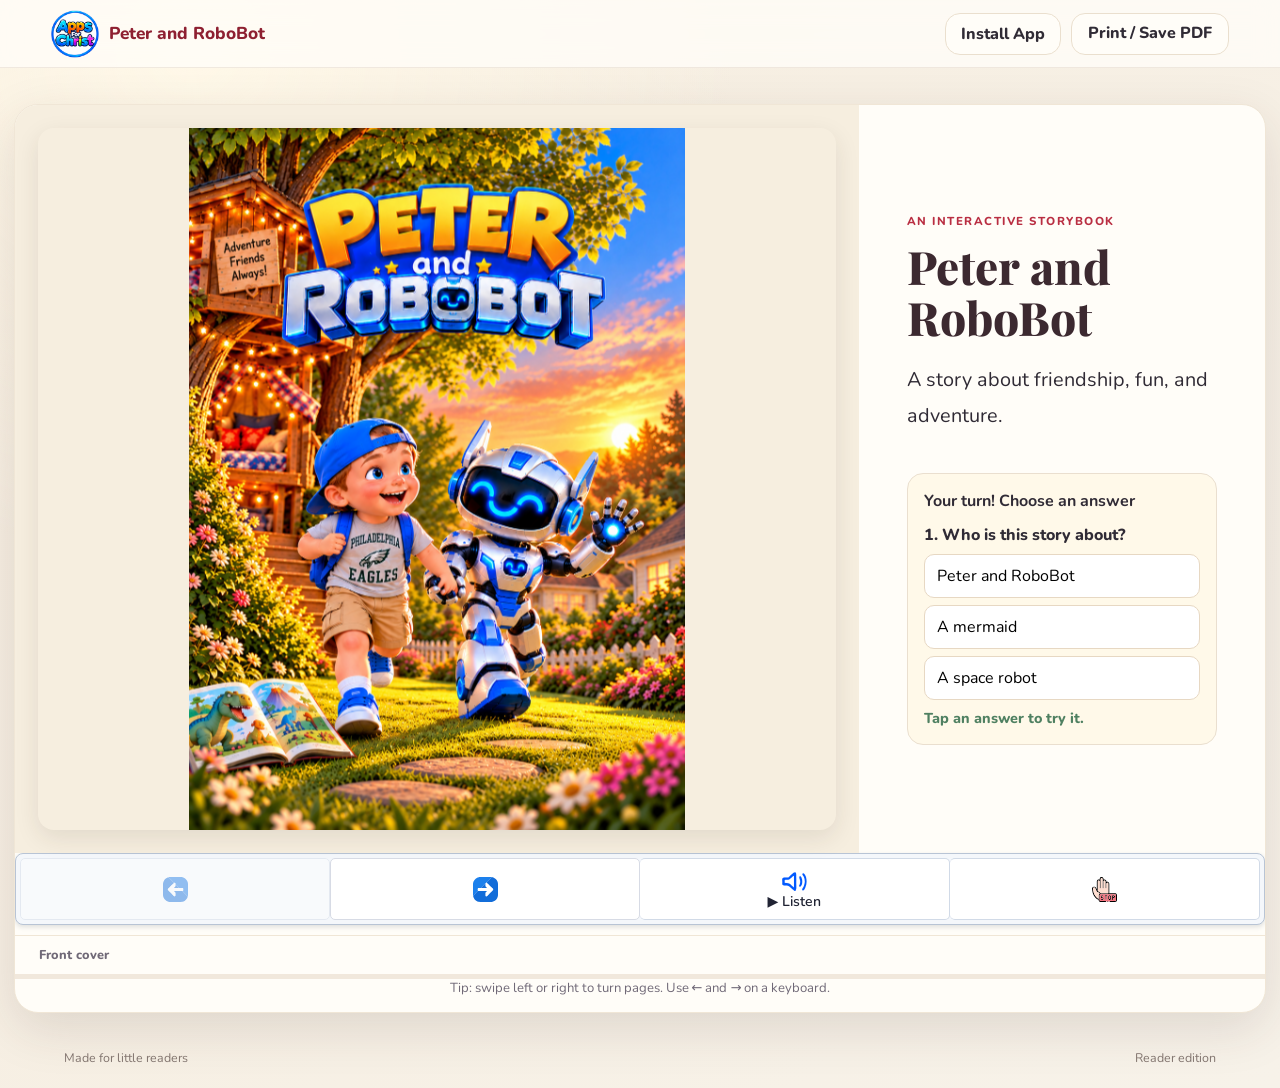
<file: index.html>
<!doctype html>
<html lang="en">
<head>
  <meta charset="utf-8">
  <meta name="viewport" content="width=device-width, initial-scale=1, viewport-fit=cover">
  <meta name="theme-color" content="#b92e42">
  <meta name="description" content="An interactive illustrated children's storybook.">
  <title>Storybook Reader</title>
  <link rel="icon" href="./favicon.ico" type="image/x-icon">
  <link rel="manifest" href="manifest.json">
  <link rel="stylesheet" href="styles.css">
</head>
<body>
  <div class="app-shell" id="appShell">
    <header class="topbar">
      <a class="brand" href="#" id="homeLink" aria-label="Return to cover">
        <img class="brand-mark" src="./images/apps-for-christ.png" alt="Apps for Christ logo"><span id="brandTitle">Apps For Christ</span>
      </a>
      <button id="readerMenuToggle" class="menu-toggle" type="button"
        aria-expanded="false" aria-controls="readerMenu" aria-label="Open reader menu">
        <span class="menu-icon" aria-hidden="true">☰</span><span class="menu-label">Menu</span>
      </button>
      <div class="top-actions" id="readerMenu">
        <button id="installAppBtn" class="install-app-btn" type="button">Install App</button>
        <button id="printBookBtn" class="quiet-btn" type="button">Print / Save PDF</button>
      </div>
    </header>
    <main class="book-wrap" id="reader">
      <section class="book" aria-label="Storybook reader">
        <div class="page-layout" id="pageLayout">
          <div class="illustration-frame"><img id="pageImage" alt="Story illustration" hidden></div>
          <article class="page-copy">
            <p class="eyebrow" id="pageEyebrow">An interactive storybook</p>
            <h1 id="pageHeading">Storybook</h1>
            <div id="storyText" class="story-text" aria-live="polite"></div>
            <button id="activityToggle" class="activity-toggle" type="button" aria-expanded="false" aria-controls="activity" hidden>Show activity questions <span aria-hidden="true">▾</span></button>
            <div id="activity" class="activity hidden"></div>
          </article>
        </div>
        <div class="reader-controls icon-bar" role="group" aria-label="Story navigation and narration">
          <button id="prevBtn" class="icon-control" type="button" aria-label="Previous page" title="Previous page" disabled><img class="toolbar-icon toolbar-icon-image" src="./images/left-arrow.svg" alt=""></button>
          <button id="nextBtn" class="icon-control primary-icon" type="button" aria-label="Start reading" title="Start reading"><img class="toolbar-icon toolbar-icon-image" src="./images/right-arrow.svg" alt=""></button>
          <button id="listenBtn" class="icon-control listen-icon" type="button" aria-label="Listen" title="Listen"><img class="toolbar-icon toolbar-icon-image" src="./images/listen.svg" alt=""><span class="toolbar-label listen-button-label">Listen</span></button>
          <button id="stopBtn" class="icon-control" type="button" aria-label="Stop narration" title="Stop narration"><img class="toolbar-icon toolbar-icon-image" src="./images/stop.svg" alt=""></button>
        </div>
        <div class="book-topline"><span id="storySubtitle">An interactive storybook</span><span id="pageCount">Cover</span></div>
        <div class="progress-track" aria-label="Reading progress"><span id="progressBar"></span></div>
        <p class="hint" id="readerHint">Tip: swipe left or right to turn pages. Use ← and → on a keyboard.</p>
      </section>
    </main>
    <section id="printBook" class="print-book" aria-label="Printable complete book"></section>
    <footer class="site-footer"><span>Made for little readers</span><span>Reader edition</span></footer>
  </div>
  <script src="reader.js"></script>
  <script>
    if ("serviceWorker" in navigator && (location.protocol === "https:" || location.hostname === "localhost" || location.hostname === "127.0.0.1")) {
      window.addEventListener("load", () => navigator.serviceWorker.register("./service-worker.js").catch(console.error));
    }
  </script>

  <dialog id="installHelpDialog" class="install-help-dialog" aria-labelledby="installHelpTitle">
    <div class="install-help-content">
      <button id="closeInstallHelp" class="install-help-close" type="button" aria-label="Close installation help">×</button>
      <h2 id="installHelpTitle">Install Apps For Christ</h2>
      <p id="installHelpIntro">Add this Reader to your device for quick access.</p>
      <div id="installHelpInstructions"></div>
      <button id="dismissInstallHelp" class="install-help-primary" type="button">Got it</button>
    </div>
  </dialog>
<!-- Code injected by live-server -->
<script>
	// <![CDATA[  <-- For SVG support
	if ('WebSocket' in window) {
		(function () {
			function refreshCSS() {
				var sheets = [].slice.call(document.getElementsByTagName("link"));
				var head = document.getElementsByTagName("head")[0];
				for (var i = 0; i < sheets.length; ++i) {
					var elem = sheets[i];
					var parent = elem.parentElement || head;
					parent.removeChild(elem);
					var rel = elem.rel;
					if (elem.href && typeof rel != "string" || rel.length == 0 || rel.toLowerCase() == "stylesheet") {
						var url = elem.href.replace(/(&|\?)_cacheOverride=\d+/, '');
						elem.href = url + (url.indexOf('?') >= 0 ? '&' : '?') + '_cacheOverride=' + (new Date().valueOf());
					}
					parent.appendChild(elem);
				}
			}
			var protocol = window.location.protocol === 'http:' ? 'ws://' : 'wss://';
			var address = protocol + window.location.host + window.location.pathname + '/ws';
			var socket = new WebSocket(address);
			socket.onmessage = function (msg) {
				if (msg.data == 'reload') window.location.reload();
				else if (msg.data == 'refreshcss') refreshCSS();
			};
			if (sessionStorage && !sessionStorage.getItem('IsThisFirstTime_Log_From_LiveServer')) {
				console.log('Live reload enabled.');
				sessionStorage.setItem('IsThisFirstTime_Log_From_LiveServer', true);
			}
		})();
	}
	else {
		console.error('Upgrade your browser. This Browser is NOT supported WebSocket for Live-Reloading.');
	}
	// ]]>
</script>
</body>
</html>
</file>
<file: styles.css>
@import url('https://fonts.googleapis.com/css2?family=Nunito:wght@400;600;700;800&family=Playfair+Display:wght@700;800&display=swap');
:root{--red:#b92e42;--red-dark:#8e2031;--cream:#fffaf0;--paper:#fffdf8;--ink:#302b35;--muted:#706977;--gold:#f4c45c;--line:#eadfce;--green:#4f8061;--shadow:0 16px 50px rgba(65,42,35,.13)}
*{box-sizing:border-box}
html{background:#f7efe2;scroll-behavior:smooth}
body{margin:0;color:var(--ink);font-family:Nunito,system-ui,-apple-system,sans-serif;background:radial-gradient(ellipse at 15% 5%,#fff8e8 0,transparent 35%),linear-gradient(135deg,#f6eddf,#f7f2e9);min-height:100vh}
button,input,textarea{font:inherit}
button{cursor:pointer}
button:focus-visible,input:focus-visible,textarea:focus-visible,a:focus-visible{outline:3px solid #4d91dd;outline-offset:3px}
.app-shell{min-height:100vh;display:flex;flex-direction:column}
.topbar{height:68px;padding:0 clamp(14px,4vw,52px);display:flex;align-items:center;justify-content:space-between;border-bottom:1px solid rgba(130,91,69,.12);background:rgba(255,253,248,.8);backdrop-filter:blur(12px)}
.brand{display:flex;align-items:center;gap:10px;color:var(--red-dark);font-weight:800;text-decoration:none;font-size:1.08rem}
.brand-mark{display:block;flex:0 0 auto;width:48px;height:48px;object-fit:contain;border-radius:50%;background:transparent}
.top-actions{display:flex;gap:10px;align-items:center}
.menu-toggle{display:none;border:1px solid var(--line);background:#fffdf8;color:var(--ink);border-radius:12px;padding:9px 12px;min-height:42px;font-weight:800;align-items:center;justify-content:center;gap:8px}
.menu-icon{font-size:1.15rem;line-height:1}
.quiet-btn{border:1px solid var(--line);background:#fffdf8;border-radius: 15px;padding:9px 15px;color:var(--ink);font-weight:800}
.quiet-btn[aria-pressed="true"]{background:#f8e1e1;border-color:#e9b9bf;color:var(--red-dark)}
.book-wrap{width:100%;padding:clamp(14px,3vw,36px) 14px 20px;flex:1;display:flex;align-items:flex-start;justify-content:center}
.book{width:min(100%,1100px);background:var(--paper);border:1px solid #f0e6d6;border-radius:24px;box-shadow:var(--shadow);overflow:hidden}
.book-topline{display:flex;justify-content:space-between;gap:12px;padding:12px clamp(18px,3vw,34px);font-size:.83rem;font-weight:800;color:var(--muted);border-top:1px solid #f0e6d6}
.page-layout{display:grid;grid-template-columns:minmax(0,1.08fr) minmax(0,.92fr);align-items:stretch;min-height:430px}
.illustration-frame{padding:clamp(12px,2.4vw,26px);display:flex;align-items:center;justify-content:center;background:#f6eedf;min-width:0}
.illustration-frame img{display:block;width:100%;max-height:550px;aspect-ratio:10/7;object-fit:contain;border-radius:16px;box-shadow:0 8px 24px rgba(50,40,25,.1);background:transparent}
.page-copy{padding:clamp(22px,4vw,48px);display:flex;flex-direction:column;justify-content:center;min-width:0}
.eyebrow{text-transform:uppercase;letter-spacing:.13em;font-size:.72rem;font-weight:800;color:var(--red);margin:0 0 12px}
h1,h2,h3{margin-top:0}
h1{font:800 clamp(1.8rem,3.6vw,3rem)/1.12 'Playfair Display',Georgia,serif;color:#3c2930;margin-bottom:18px}
.story-text{font-size:clamp(1.05rem,1.55vw,1.3rem);line-height:1.8;overflow-wrap:anywhere}
.story-text p{margin:0 0 1em}
.story-text .word{border-radius:4px;transition:background .08s}
.story-text .word.active{background:#ffe28a;box-shadow:0 0 0 2px #ffe28a}
.reader-controls{padding:18px clamp(12px,3vw,30px);display:flex;align-items:center;justify-content:space-between;gap:12px;border-top:1px solid #f0e6d6}
.center-controls{display:flex;align-items:center;gap:8px}
.control-btn,.primary,.secondary,.danger{border:0;border-radius:14px;padding:12px 17px;font-weight:800;min-height:46px;transition:transform .15s,filter .15s}
.control-btn:active,.primary:active,.secondary:active,.danger:active{transform:translateY(1px)}
.primary{background:var(--red);color:white;box-shadow:0 5px 12px rgba(185,46,66,.18)}
.primary:hover{filter:brightness(.96)}
.secondary{background:#f4eee5;color:#574c4c;border:1px solid #e9dfd3}
.listen{background:#e0f0df;color:#285c3d}
.danger{background:#f9e1df;color:#972b35;border:1px solid #efc4c3}
.progress-track{height:5px;background:#f1e8dc}.progress-track span{height:100%;display:block;width:0;background:var(--red);transition:width .2s}
.hint{text-align:center;font-size:.82rem;color:var(--muted);padding:0 12px 15px;margin:0}
.site-footer{padding:16px 24px 22px;display:flex;justify-content:space-between;gap:12px;max-width:1200px;width:100%;margin:0 auto;color:#82756f;font-size:.78rem}
.hidden{display:none!important}
.activity{margin-top:20px;padding:16px;border:1px solid #eadfcf;border-radius:16px;background:#fff9e9}
.activity h3{margin-bottom:10px;font-size:1rem}.quiz-question{font-weight:800;margin:12px 0 8px}.quiz-options{display:flex;flex-direction:column;gap:7px}
.quiz-option{text-align:left;padding:10px 12px;border-radius:10px;border:1px solid #e7d8c3;background:white}.quiz-option.correct{border-color:#75ae83;background:#e7f5e8}.quiz-option.incorrect{border-color:#dc8e8e;background:#fff0ef}.quiz-feedback{min-height:1.3em;color:var(--green);font-size:.9rem;font-weight:800;margin:8px 0 0}
.author-panel{width:min(1200px,calc(100% - 28px));margin:16px auto 30px;background:var(--paper);border:1px solid var(--line);border-radius:22px;padding:clamp(16px,3vw,30px);box-shadow:var(--shadow)}
.author-heading{display:flex;justify-content:space-between;gap:16px;align-items:center;margin-bottom:24px}.author-heading h2{font:800 clamp(1.6rem,3vw,2.4rem)/1.1 'Playfair Display',Georgia,serif;margin:0 0 8px}.muted{color:var(--muted);margin:0;font-size:.92rem}.small{font-size:.8rem}.author-grid{display:grid;grid-template-columns:270px minmax(0,1fr);gap:24px}.page-list-panel,.edit-form{border:1px solid var(--line);border-radius:16px;padding:16px;min-width:0}.panel-title{display:flex;align-items:center;justify-content:space-between;gap:8px}.panel-title h3,.edit-form h3{font-size:1.05rem;margin-bottom:12px}.small-btn{border:0;background:#f7e0e0;color:var(--red-dark);font-weight:800;border-radius:10px;padding:8px 12px}
.page-list{list-style:none;padding:0;margin:0 0 14px;display:flex;flex-direction:column;gap:6px;max-height:400px;overflow:auto}.page-list button{width:100%;text-align:left;background:#fffdf8;border:1px solid #eee4d8;border-radius:10px;padding:10px;color:var(--ink)}.page-list button.selected{background:#f9e5e3;border-color:#df9fa7;font-weight:800}.page-list small{display:block;color:var(--muted);margin-top:3px}.stacked-actions{display:flex;flex-direction:column;gap:7px}.wide{width:100%}
.edit-form{display:flex;flex-direction:column;gap:13px}.edit-form label{display:flex;flex-direction:column;gap:6px;font-size:.88rem;font-weight:800}.edit-form input,.edit-form textarea{width:100%;border:1px solid #d9cfc2;border-radius:10px;padding:11px 12px;background:white;color:var(--ink);font-weight:400}.edit-form textarea{resize:vertical;line-height:1.6}.edit-form input[type=file]{padding:8px}.form-actions{display:flex;gap:9px;align-items:center;flex-wrap:wrap}.form-actions.wrap{align-items:stretch}.import-label{border:1px solid #e9dfd3;background:#f4eee5;color:#574c4c;border-radius:12px;padding:10px 12px;font-size:.85rem;font-weight:800;display:flex;align-items:center;gap:8px;cursor:pointer}.import-label input{width:190px;border:0;padding:0;background:transparent}.edit-form hr{border:0;border-top:1px solid var(--line);width:100%;margin:8px 0}.status{min-height:1.4em;color:var(--green);font-weight:800}
@media(max-width:760px){
.topbar{height:60px;position:sticky;top:0;z-index:20}
.menu-toggle{display:inline-flex;margin-left:auto}
.top-actions{display:none;position:absolute;top:calc(100% + 8px);right:12px;z-index:30;min-width:190px;flex-direction:column;align-items:stretch;gap:8px;padding:10px;background:var(--paper);border:1px solid var(--line);border-radius:16px;box-shadow:0 14px 32px rgba(65,42,35,.18)}
.top-actions.menu-open{display:flex}
.top-actions .quiet-btn{width:100%;text-align:left;border-radius:11px;padding:12px 14px}
.page-layout{grid-template-columns:1fr;min-height:0}.page-layout{grid-template-columns:1fr;min-height:0}.illustration-frame{padding:12px 12px 0}.illustration-frame img{max-height: 35vh;aspect-ratio:10/7}.page-copy{padding:20px 22px 26px}.reader-controls{flex-wrap:wrap}.reader-controls>.control-btn{flex:1}.center-controls{order:-1;width:100%;justify-content:center}.center-controls button{flex:1}.reader-controls>.control-btn:first-child{max-width:46%}.reader-controls>.control-btn:last-child{max-width:54%}.author-grid{grid-template-columns:1fr}.page-list{max-height:220px}.author-heading{align-items:flex-start;flex-direction:column}.site-footer{flex-direction:column;text-align:center}.book{border-radius:18px}.hint{line-height:1.5}}
@media(max-width:420px){.brand span:last-child{display:none}.top-actions{gap:8px}.quiet-btn{padding:10px 12px;font-size:.85rem}.book-topline{font-size:.75rem}.reader-controls{gap:7px;padding:12px 10px}.control-btn,.primary,.secondary,.danger{padding:11px 12px;font-size:.88rem}.page-copy{padding:18px}.story-text{line-height:1.7}.import-label{flex-wrap:wrap}.import-label input{width:100%}}
@media(prefers-reduced-motion:reduce){*,*::before,*::after{scroll-behavior:auto!important;transition:none!important}}
@media print{body{background:white}.topbar,.reader-controls,.progress-track,.hint,.site-footer,.author-panel{display:none!important}.book{box-shadow:none;border:0;width:100%;break-after:page}.page-layout{grid-template-columns:1fr 1fr}.illustration-frame img{max-height:9in}.book-topline{border:0}}






/* Print/PDF: exactly one book page per printed PDF page */
.print-book { display: none; }
.print-page {
  page-break-after: always;
  break-after: page;
  height: 9.45in;
  min-height: 9.45in;
  max-height: 9.45in;
  padding: .18in;
  overflow: hidden;
  display: flex;
  flex-direction: column;
  justify-content: center;
  background: #fff;
  box-sizing: border-box;
}
.print-page:last-child { page-break-after: auto; break-after: auto; }
.print-page.cover-print { text-align: center; justify-content: center; }
.print-page h1 { font-size: 27pt; line-height: 1.12; margin: 0 0 12pt; }
.print-page h2 { font: 800 22pt/1.15 'Playfair Display', Georgia, serif; margin: 0 0 10pt; }
.print-page .print-art {
  width: 100%;
  height: 4.55in;
  max-height: 4.55in;
  object-fit: contain;
  display: block;
  margin: 0 auto 12pt;
}
.print-page .print-copy { font-size: 13pt; line-height: 1.45; margin: 0; }
.print-page .print-question {
  margin-top: 12pt;
  padding: 9pt 11pt;
  border: 1pt solid #d8cbb9;
  border-radius: 8pt;
  font-size: 11pt;
  break-inside: avoid;
}
.print-page .print-question strong { display: block; margin-bottom: 5pt; }
.print-page .print-option { margin: 3pt 0; }
.print-page .print-answer-line { margin-top: 6pt; font-size: 10pt; color: #555; }
@page { size: letter portrait; margin: .45in; }
@media print {
  html, body { background: #fff !important; margin: 0 !important; padding: 0 !important; }
  .topbar, .book-wrap, .author-panel, .site-footer { display: none !important; }
  .print-book { display: block !important; }
  .print-page {
    height: 9.95in;
    min-height: 9.95in;
    max-height: 9.95in;
    padding: .05in;
    margin: 0;
    overflow: hidden;
    page-break-after: always !important;
    break-after: page !important;
  }
  .print-page:last-child { page-break-after: auto !important; break-after: auto !important; }
  .print-page .print-art { height: 4.65in; max-height: 4.65in; }
}

/* PDF importer controls */
.inline-check{display:flex!important;flex-direction:row!important;align-items:center;gap:9px!important;font-weight:600!important}.inline-check input{width:auto!important}.pdf-progress{display:block;width:100%;height:12px;accent-color:var(--red)}.pdf-progress.hidden{display:none!important}#pdfImportBtn{align-self:flex-start}

/* Author access gate */
.author-lock-dialog{border:0;border-radius:22px;padding:0;width:min(440px,calc(100% - 28px));box-shadow:0 24px 90px rgba(40,25,20,.32);background:var(--paper);color:var(--ink)}
.author-lock-dialog::backdrop{background:rgba(35,25,28,.62);backdrop-filter:blur(3px)}
.author-lock-card{display:flex;flex-direction:column;gap:14px;padding:clamp(22px,5vw,34px)}
.author-lock-card h2{margin:0;font:800 1.8rem/1.15 'Playfair Display',Georgia,serif}
.author-lock-card label{display:flex;flex-direction:column;gap:7px;font-weight:800;font-size:.9rem}
.author-lock-card input{width:100%;border:1px solid #d9cfc2;border-radius:10px;padding:13px;background:#fff;font-size:1.15rem;letter-spacing:.18em}
.lock-error{min-height:1.2em;margin:0;color:#a52635;font-weight:800;font-size:.85rem}



/* Larger desktop illustrations: preserve the full artwork instead of forcing a small landscape crop. */
@media (min-width: 761px) {
  .book { width: min(100%, 1440px); }
  .page-layout {
    grid-template-columns: minmax(0, 1.35fr) minmax(300px, .65fr);
    min-height: min(78vh, 900px);
  }
  .illustration-frame {
    padding: clamp(14px, 1.8vw, 28px);
  }
  .illustration-frame img {
    display: block;
    width: 100%;
    height: min(78vh, 900px);
    max-height: none;
    aspect-ratio: auto;
    object-fit: contain;
  }
}

/* Keep the image-first mobile layout compact and responsive. */
@media (max-width: 760px) {
  .illustration-frame img {
    width: 100%;
    height: auto;
    max-height: 35vh;
    aspect-ratio: auto;
    object-fit: contain;
  }
}


/* Streamlined reader controls and status line */
.reader-controls {
  padding: 12px clamp(12px, 2.5vw, 24px);
  gap: 8px;
  border-top: 1px solid #f0e6d6;
}
.reader-controls .control-btn {
  min-height: 42px;
  padding: 9px 14px;
  border-radius: 10px;
  font-size: .9rem;
  font-weight: 750;
  line-height: 1.15;
  box-shadow: none;
  transition: background-color .15s ease, transform .12s ease, opacity .15s ease;
}
.reader-controls .primary { box-shadow: none; }
.reader-controls .secondary {
  border: 1px solid #e7ded2;
  background: #faf6f0;
}
.reader-controls .listen {
  background: #e7f2e5;
  color: #285c3d;
}
.reader-controls .control-btn:disabled {
  opacity: .45;
  cursor: not-allowed;
}
.book-topline {
  padding: 10px clamp(14px, 2.5vw, 24px);
  border-top: 1px solid #f0e6d6;
  border-bottom: 0;
  font-size: .8rem;
}
@media (max-width: 760px) {
  .reader-controls {
    display: grid;
    grid-template-columns: minmax(0, 1fr) minmax(0, 1fr);
    gap: 8px;
    padding: 12px;
  }
  .reader-controls > .control-btn {
    width: 100%;
    max-width: none;
    min-width: 0;
    padding: 10px 8px;
    font-size: .84rem;
  }
  .reader-controls .center-controls {
    order: 0;
    grid-column: 1 / -1;
    width: 100%;
    gap: 8px;
  }
  .reader-controls .center-controls button {
    flex: 1;
    min-width: 0;
  }
  .book-topline {
    gap: 8px;
    padding: 10px 14px;
    font-size: .76rem;
  }
}


/* Compact mobile navigation controls: prevent oversized and wrapping buttons. */
@media (max-width: 760px) {
  .reader-controls {
    display: grid;
    grid-template-columns: minmax(0, 1fr) minmax(0, 1fr);
    grid-template-areas:
      "previous next"
      "listen stop";
    align-items: stretch;
    gap: 6px;
    padding: 8px 10px;
  }
  .reader-controls > #prevBtn { grid-area: previous; }
  .reader-controls > #nextBtn { grid-area: next; }
  .reader-controls > .center-controls {
    display: contents;
  }
  .reader-controls > .center-controls #listenBtn { grid-area: listen; }
  .reader-controls > .center-controls #stopBtn { grid-area: stop; }
  .reader-controls .control-btn,
  .reader-controls > .control-btn,
  .reader-controls .center-controls button {
    box-sizing: border-box;
    width: 100%;
    min-width: 0;
    max-width: none;
    min-height: 36px;
    height: 36px;
    padding: 6px 8px;
    border-radius: 9px;
    font-size: .78rem;
    line-height: 1.1;
    white-space: nowrap;
  }
  .reader-controls .center-controls button {
    flex: initial;
  }
}
@media (max-width: 380px) {
  .reader-controls {
    gap: 5px;
    padding: 7px 8px;
  }
  .reader-controls .control-btn,
  .reader-controls > .control-btn,
  .reader-controls .center-controls button {
    min-height: 34px;
    height: 34px;
    padding: 5px 6px;
    font-size: .73rem;
  }
}


/* Extra-compact phone controls: reduce button footprint and unused row space. */
@media (max-width: 760px) {
  .reader-controls {
    display: grid;
    grid-template-columns: minmax(0, 1fr) minmax(0, 1fr);
    grid-template-areas:
      "previous next"
      "listen stop";
    justify-content: stretch;
    align-items: center;
    gap: 5px 6px;
    padding: 6px 8px;
  }
  .reader-controls > #prevBtn { grid-area: previous; }
  .reader-controls > #nextBtn { grid-area: next; }
  .reader-controls > .center-controls { display: contents; }
  .reader-controls > .center-controls #listenBtn { grid-area: listen; }
  .reader-controls > .center-controls #stopBtn { grid-area: stop; }

  .reader-controls .control-btn,
  .reader-controls > .control-btn,
  .reader-controls .center-controls button {
    box-sizing: border-box;
    display: inline-flex;
    align-items: center;
    justify-content: center;
    width: auto;
    min-width: 0;
    max-width: 100%;
    min-height: 30px;
    height: 30px;
    padding: 4px 7px;
    margin: 0;
    border-radius: 7px;
    font-size: .70rem;
    font-weight: 700;
    line-height: 1;
    white-space: nowrap;
    box-shadow: none;
  }
}
@media (max-width: 420px) {
  .reader-controls {
    gap: 4px 5px;
    padding: 5px 7px;
  }
  .reader-controls .control-btn,
  .reader-controls > .control-btn,
  .reader-controls .center-controls button {
    min-height: 28px;
    height: 28px;
    padding: 3px 5px;
    font-size: .66rem;
    border-radius: 6px;
  }
}

/* Compact icon bar inspired by the supplied reference */
.reader-controls.icon-toolbar {
  display:flex; align-items:stretch; justify-content:center; gap:4px;
  padding:7px 10px; border-top:1px solid #f0e6d6;
}
.reader-controls.icon-toolbar .icon-control {
  appearance:none; display:flex; flex:1 1 0; flex-direction:column;
  align-items:center; justify-content:center; gap:3px; min-width:0;
  min-height:42px; height:42px; padding:4px 3px; margin:0;
  border:1px solid transparent; border-radius:8px; background:transparent;
  color:#635a58; box-shadow:none; font-size:1rem; font-weight:700;
  line-height:1; cursor:pointer;
}
.reader-controls.icon-toolbar .icon-control > span {font-size:1rem;line-height:1}
.reader-controls.icon-toolbar .icon-control small {display:block;font-size:.62rem;line-height:1.05;font-weight:700;white-space:nowrap}
.reader-controls.icon-toolbar .primary-icon {background:#314f8f;color:white}
.reader-controls.icon-toolbar .listen-icon {background:#e7f2e5;color:#285c3d}
.reader-controls.icon-toolbar .icon-control:disabled {opacity:.38;cursor:not-allowed}
.reader-controls.icon-toolbar .icon-control:not(:disabled):active {transform:translateY(1px)}
@media (max-width:760px) {
  .reader-controls.icon-toolbar {display:flex;gap:3px;padding:5px 8px;grid-template-columns:none;grid-template-areas:none}
  .reader-controls.icon-toolbar .icon-control {flex:1 1 0;min-width:0;min-height:38px;height:38px;padding:3px 1px;border-radius:7px}
  .reader-controls.icon-toolbar .icon-control > span {font-size:.92rem}
  .reader-controls.icon-toolbar .icon-control small {font-size:.58rem}
}


/* Previous and Next use the same navigation-button treatment. */
.reader-controls.icon-toolbar #prevBtn,
.reader-controls.icon-toolbar #nextBtn {
  background: #314f8f;
  color: #ffffff;
  border-color: transparent;
}
.reader-controls.icon-toolbar #prevBtn:disabled {
  opacity: .38;
}

/* White left-pointing triangle for the Previous control */
.reader-controls.icon-toolbar #prevBtn .previous-triangle {
  color: #ffffff;
  font-size: .88rem;
  line-height: 1;
}


.next-triangle {
  display: inline-block;
  color: #fff;
  margin-right: 0.35rem;
  font-size: 0.78em;
  line-height: 1;
  vertical-align: 0.05em;
}



/* Reference-inspired four-panel Reader controls */
.reader-controls.icon-toolbar {
  display:grid; grid-template-columns:repeat(4,minmax(0,1fr)); gap:6px;
  align-items:stretch; width:100%; padding:0; margin:0 0 10px;
  background:#202333; border-radius:5px; overflow:hidden;
}
.reader-controls.icon-toolbar button {
  position:relative; min-width:0; height:102px; padding:5px 8px;
  border:1px solid #d7dbe5; border-radius:15px; background:#fff; color:#202333;
  box-shadow:none; display:flex; align-items:center; justify-content:center; gap:5px;
  font-family:Arial,Helvetica,sans-serif; font-weight:800;
  font-size:clamp(15px,2.3vw,25px); line-height:1; overflow:hidden;
}
.reader-controls.icon-toolbar button:disabled { opacity:.52; }
.reader-controls .control-pill { display:inline-flex; align-items:center; justify-content:center;
  min-height:48px; padding:0 12px; border-radius:30px; font-weight:900; white-space:nowrap; }
.reader-controls #prevBtn .control-pill { background:#ffb323; color:#292929; }
.reader-controls #nextBtn .control-pill { background:#80c63f; color:#292929; }
.reader-controls .control-art { flex:0 0 clamp(56px,7vw,92px); width:clamp(56px,7vw,92px);
  height:clamp(56px,7vw,92px); border-radius:50%; display:flex; align-items:center; justify-content:center; box-sizing:border-box; }
.reader-controls .prev-art { order:-1; background:#ffb323; border:4px solid #e28b00; outline:2px solid #e28b00; outline-offset:-8px; }
.reader-controls .next-art { background:#80c63f; border:4px solid #55a900; outline:2px solid #55a900; outline-offset:-8px; }
.reader-controls .chevrons { color:#343434; font-size:clamp(26px,4.4vw,49px); font-weight:900; letter-spacing:-8px; transform:scaleX(1.05); padding-right:7px; }
.reader-controls #nextBtn .chevrons { letter-spacing:-8px; padding-right:0; padding-left:7px; }
.reader-controls #listenBtn,.reader-controls #stopBtn { flex-direction:column; gap:0; justify-content:flex-end; padding-bottom:0; }
.reader-controls .listen-art { font-size:clamp(43px,5.5vw,70px); line-height:.95; }
.reader-controls .control-caption { font-family:"Comic Sans MS","Trebuchet MS",sans-serif; font-size:clamp(16px,2vw,24px); font-weight:700; line-height:1.1; color:#000; padding-bottom:2px; }
.reader-controls .stop-art { position:relative; display:flex; align-items:center; justify-content:center; width:100%; height:100%; }
.reader-controls .stop-octagon { display:flex; align-items:center; justify-content:center; width:clamp(62px,7vw,88px); height:clamp(62px,7vw,88px); background:#f10c14; color:white; border:4px solid white; outline:2px solid #222; clip-path:polygon(28% 0,72% 0,100% 28%,100% 72%,72% 100%,28% 100%,0 72%,0 28%); font-size:clamp(18px,2.3vw,28px); font-weight:900; text-shadow:0 1px #900; }
.reader-controls .music-notes { position:absolute; top:0; right:12%; color:#111; font-size:25px; transform:rotate(-12deg); }
@media(max-width:600px) {
 .reader-controls.icon-toolbar { gap:4px; }
 .reader-controls.icon-toolbar button { height:82px; padding:3px; border-radius:10px; gap:2px; }
 .reader-controls .control-pill { min-height:33px; padding:0 5px; font-size:clamp(11px,3.1vw,16px); }
 .reader-controls .control-art { flex-basis:clamp(34px,10vw,56px); width:clamp(34px,10vw,56px); height:clamp(34px,10vw,56px); border-width:3px; }
 .reader-controls .chevrons { font-size:clamp(18px,5vw,29px); letter-spacing:-5px; padding-right:4px; }
 .reader-controls #nextBtn .chevrons { letter-spacing:-5px; padding-left:4px; }
 .reader-controls .listen-art { font-size:clamp(32px,9vw,48px); }
 .reader-controls .control-caption { font-size:clamp(12px,3.5vw,17px); }
 .reader-controls .stop-octagon { width:clamp(40px,11vw,56px); height:clamp(40px,11vw,56px); font-size:clamp(13px,3.5vw,18px); border-width:2px; }
 .reader-controls .music-notes { font-size:17px; right:7%; }
}

/* Use the supplied artwork as the complete Previous button face. */
.reader-controls.icon-toolbar #prevBtn {
  padding: 0;
  border: 0;
  background: transparent;
  overflow: hidden;
}
.reader-controls.icon-toolbar #prevBtn .prev-button-image {
  display: block;
  width: 100%;
  height: 100%;
  object-fit: contain;
  object-position: center;
}

/* Use the supplied artwork as the complete Next button face. */
.reader-controls.icon-toolbar #nextBtn {
  padding: 0;
  border: 0;
  background: transparent;
  overflow: hidden;
}
.reader-controls.icon-toolbar #nextBtn .next-button-image {
  display: block;
  width: 100%;
  height: 100%;
  object-fit: contain;
  object-position: center;
}


/* Supplied artwork for the Stop button */
.reader-controls.icon-toolbar #stopBtn { padding:0; border:0; background:transparent; overflow:hidden; }
.reader-controls.icon-toolbar #stopBtn .stop-button-image { display:block; width:100%; height:100%; object-fit:contain; object-position:center; }

/* Supplied character artwork for the Listen button */
.reader-controls.icon-toolbar #listenBtn { padding:0; border:0; background:transparent; overflow:hidden; }
.reader-controls.icon-toolbar #listenBtn .listen-button-image { display:block; width:100%; height:100%; object-fit:contain; object-position:center; }



/* Unified responsive Author + Reader controls */
.reader-controls.icon-bar {
  --controls-gap: 8px;
  display: grid !important;
  grid-template-columns: repeat(4, minmax(0, 1fr));
  align-items: stretch;
  gap: var(--controls-gap);
  width: 100%;
  margin: 0 0 12px;
  padding: 8px;
  box-sizing: border-box;
  background: #202333;
  border: 1px solid #202333;
  border-radius: 12px;
}
.reader-controls.icon-bar > button {
  position: relative;
  display: flex;
  align-items: center;
  justify-content: center;
  min-width: 0;
  width: 100%;
  height: clamp(72px, 9vw, 108px);
  padding: 3px;
  margin: 0;
  box-sizing: border-box;
  overflow: hidden;
  border: 1px solid #d7dbe5;
  border-radius: 12px;
  background: #fff;
  color: #202333;
  box-shadow: none;
  line-height: 1;
  cursor: pointer;
  transition: opacity .15s ease, transform .15s ease;
}
.reader-controls.icon-bar > button:not(:disabled):active { transform: scale(.985); }
.reader-controls.icon-bar > button:disabled { opacity: .48; cursor: not-allowed; }
.reader-controls.icon-bar > button:focus-visible { outline: 3px solid #2684ff; outline-offset: 2px; z-index: 1; }
.reader-controls.icon-bar .prev-button-image,
.reader-controls.icon-bar .next-button-image,
.reader-controls.icon-bar .listen-button-image,
.reader-controls.icon-bar .stop-button-image {
  display:block; width:100%; height:100%; max-width:100%; max-height:100%;
  object-fit:contain; object-position:center;
}
.reader-controls.icon-bar #prevBtn,
.reader-controls.icon-bar #nextBtn,
.reader-controls.icon-bar #listenBtn,
.reader-controls.icon-bar #stopBtn { padding:3px; background:#fff; }
@media (max-width:640px) {
  .reader-controls.icon-bar { --controls-gap:5px; padding:5px; margin-bottom:9px; border-radius:10px; }
  .reader-controls.icon-bar > button { height:clamp(54px,17vw,82px); padding:2px; border-radius:8px; }
}
@media (max-width:360px) {
  .reader-controls.icon-bar { --controls-gap:3px; padding:3px; }
  .reader-controls.icon-bar > button { height:52px; padding:1px; border-radius:6px; }
}
@media (prefers-reduced-motion:reduce) { .reader-controls.icon-bar > button { transition:none; } }



/* Requested compact control bar: 1px border and 1px inter-control gap */
.reader-controls.icon-bar,
.reader-controls.icon-toolbar {
  display: grid !important;
  grid-template-columns: repeat(4, minmax(0, 1fr));
  gap: 1px !important;
  padding: 1px !important;
  border: 1px solid #202333 !important;
  box-sizing: border-box !important;
}
.reader-controls.icon-bar > button,
.reader-controls.icon-toolbar > button {
  min-width: 0 !important;
  width: 100% !important;
  margin: 0 !important;
  border: 1px solid #d7dbe5 !important;
  outline: none !important;
  box-shadow: none !important;
  box-sizing: border-box !important;
}
.reader-controls.icon-bar #nextBtn,
.reader-controls.icon-toolbar #nextBtn {
  padding: 0 !important;
  overflow: hidden !important;
  background: #fff !important;
}
.reader-controls.icon-bar #nextBtn .next-button-image,
.reader-controls.icon-toolbar #nextBtn .next-button-image {
  display: block !important;
  width: 100% !important;
  height: 100% !important;
  max-width: 100% !important;
  max-height: 100% !important;
  object-fit: contain !important;
  object-position: center !important;
}
@media (max-width: 640px) {
  .reader-controls.icon-bar,
  .reader-controls.icon-toolbar {
    gap: 1px !important;
    padding: 1px !important;
  }
}



/* Force the Next artwork to be visible in both Author and Reader templates. */
.reader-controls #nextBtn {
  display: flex !important;
  position: relative !important;
  padding: 0 !important;
  min-width: 0 !important;
  overflow: hidden !important;
  background: #fff !important;
  color: transparent !important;
  font-size: 0 !important;
  text-indent: 0 !important;
  border: 1px solid #d7dbe5 !important;
  box-shadow: none !important;
}
.reader-controls #nextBtn .next-button-image {
  display: block !important;
  visibility: visible !important;
  opacity: 1 !important;
  position: static !important;
  width: 100% !important;
  height: 100% !important;
  max-width: 100% !important;
  max-height: 100% !important;
  object-fit: contain !important;
  object-position: center !important;
  flex: 1 1 auto !important;
}



/* Next artwork visibility fix: do not hide or replace the image with generated button text. */
.reader-controls #nextBtn {
  display: flex !important;
  align-items: stretch !important;
  justify-content: stretch !important;
  width: 100% !important;
  min-width: 0 !important;
  padding: 0 !important;
  overflow: hidden !important;
  font-size: 0 !important;
  line-height: 0 !important;
  color: transparent !important;
  text-indent: -9999px;
}
.reader-controls #nextBtn .next-button-image {
  display: block !important;
  visibility: visible !important;
  opacity: 1 !important;
  position: absolute !important;
  inset: 0 !important;
  width: 100% !important;
  height: 100% !important;
  max-width: none !important;
  max-height: none !important;
  object-fit: contain !important;
  object-position: center !important;
  pointer-events: none !important;
}

#nextBtn { position: relative !important; }
#nextBtn > .next-button-image {
  position: absolute !important;
  inset: 0 !important;
  display: block !important;
  visibility: visible !important;
  opacity: 1 !important;
  width: 100% !important;
  height: 100% !important;
  object-fit: contain !important;
  z-index: 2 !important;
}



/* Keep Listen artwork visible above its dynamic label. */
.reader-controls #listenBtn { display:flex !important; flex-direction:column !important; align-items:center !important; justify-content:center !important; gap:0 !important; padding:2px !important; overflow:hidden !important; white-space:normal !important; }
.reader-controls #listenBtn > .listen-button-image { position:static !important; display:block !important; flex:1 1 auto !important; width:100% !important; height:72% !important; min-height:0 !important; max-width:100% !important; max-height:calc(100% - 1.2em) !important; object-fit:contain !important; object-position:center bottom !important; visibility:visible !important; opacity:1 !important; }
.reader-controls #listenBtn > .listen-button-label { display:block !important; flex:0 0 auto !important; width:100% !important; min-height:1.1em !important; color:#202333 !important; font-size:clamp(11px,1.1vw,15px) !important; line-height:1.1 !important; text-align:center !important; white-space:nowrap !important; }
@media(max-width:640px) {
 .reader-controls #listenBtn > .listen-button-image { height:68% !important; max-height:calc(100% - 1em) !important; }
 .reader-controls #listenBtn > .listen-button-label { font-size:clamp(9px,2.5vw,12px) !important; }
}

/* Reader Listen button: image above the dynamic narration label */
.reader-controls #listenBtn,
#listenBtn.icon-control {
  display: flex !important;
  flex-direction: column !important;
  align-items: center !important;
  justify-content: center !important;
  gap: 0 !important;
  position: relative !important;
  padding: 2px !important;
  overflow: hidden !important;
  font-size: initial !important;
  line-height: normal !important;
}
.reader-controls #listenBtn > .listen-button-image,
#listenBtn.icon-control > .listen-button-image {
  display: block !important;
  position: static !important;
  flex: 1 1 auto !important;
  width: 100% !important;
  height: 0 !important;
  min-height: 0 !important;
  max-width: 100% !important;
  max-height: calc(100% - 1.2em) !important;
  object-fit: contain !important;
  object-position: center bottom !important;
  visibility: visible !important;
  opacity: 1 !important;
}
.reader-controls #listenBtn > .listen-button-label,
#listenBtn.icon-control > .listen-button-label {
  display: block !important;
  flex: 0 0 auto !important;
  position: static !important;
  width: 100% !important;
  min-height: 1.1em !important;
  margin: 0 !important;
  color: #202333 !important;
  font-size: clamp(11px, 1.1vw, 15px) !important;
  line-height: 1.1 !important;
  text-align: center !important;
  white-space: nowrap !important;
}
@media (max-width: 640px) {
  .reader-controls #listenBtn > .listen-button-image,
  #listenBtn.icon-control > .listen-button-image {
    max-height: calc(100% - 1em) !important;
  }
  .reader-controls #listenBtn > .listen-button-label,
  #listenBtn.icon-control > .listen-button-label {
    font-size: clamp(9px, 2.5vw, 12px) !important;
  }
}



/* Mobile-browser-inspired bottom toolbar for Author and Reader */
.reader-controls.icon-bar,
.reader-controls.icon-toolbar {
  display: grid !important;
  grid-template-columns: repeat(4, minmax(0, 1fr)) !important;
  gap: 0 !important;
  width: 100% !important;
  box-sizing: border-box !important;
  margin: 0 0 10px !important;
  padding: 5px 3px !important;
  background: rgba(255,255,255,.97) !important;
  border: 1px solid #d7dce4 !important;
  border-radius: 0 !important;
  box-shadow: 0 -1px 4px rgba(0,0,0,.06) !important;
}
.reader-controls.icon-bar > button,
.reader-controls.icon-toolbar > button {
  display: flex !important;
  flex-direction: column !important;
  align-items: center !important;
  justify-content: center !important;
  gap: 2px !important;
  width: 100% !important;
  min-width: 0 !important;
  height: clamp(44px, 6vw, 58px) !important;
  margin: 0 !important;
  padding: 3px 2px !important;
  color: #3478f6 !important;
  background: transparent !important;
  border: 0 !important;
  border-radius: 0 !important;
  outline: none !important;
  box-shadow: none !important;
  font: inherit !important;
  line-height: 1 !important;
  cursor: pointer;
}
.reader-controls.icon-bar > button + button,
.reader-controls.icon-toolbar > button + button {
  border-left: 1px solid #edf0f4 !important;
}
.reader-controls.icon-bar > button:disabled,
.reader-controls.icon-toolbar > button:disabled {
  opacity: .4 !important;
}
.reader-controls.icon-bar > button:focus-visible,
.reader-controls.icon-toolbar > button:focus-visible {
  outline: 2px solid #3478f6 !important;
  outline-offset: -2px !important;
}
.reader-controls .toolbar-icon {
  display: block !important;
  width: clamp(20px, 2.7vw, 26px) !important;
  height: clamp(20px, 2.7vw, 26px) !important;
  fill: none !important;
  stroke: currentColor !important;
  stroke-width: 1.6 !important;
  stroke-linecap: round !important;
  stroke-linejoin: round !important;
  flex: 0 0 auto !important;
}
.reader-controls .stop-icon { color: #d9343a !important; }
.reader-controls .toolbar-label {
  display: block !important;
  color: #283244 !important;
  font-size: 10px !important;
  font-weight: 500 !important;
  line-height: 1.1 !important;
  white-space: nowrap !important;
}
.reader-controls #prevBtn .prev-button-image,
.reader-controls #nextBtn .next-button-image,
.reader-controls #listenBtn .listen-button-image,
.reader-controls #stopBtn .stop-button-image {
  display: none !important;
}
@media (max-width: 640px) {
  .reader-controls.icon-bar,
  .reader-controls.icon-toolbar {
    padding: 4px 2px !important;
    margin-bottom: 7px !important;
  }
  .reader-controls.icon-bar > button,
  .reader-controls.icon-toolbar > button {
    height: 44px !important;
  }
  .reader-controls .toolbar-icon {
    width: 22px !important;
    height: 22px !important;
  }
  .reader-controls .toolbar-label { font-size: 9px !important; }
}



/* High-contrast mobile Reader toolbar with supplied SVG artwork */
.reader-controls.icon-bar,
.reader-controls.icon-toolbar {
  display: grid !important; grid-template-columns: repeat(4,minmax(0,1fr)) !important;
  gap: 0 !important; width: 100% !important; margin: 0 0 10px !important;
  padding: 4px !important; box-sizing: border-box !important;
  background: #f4f7fb !important; border: 1px solid #b8c4d5 !important;
  border-radius: 8px !important; box-shadow: 0 2px 5px rgba(25,40,65,.14) !important;
}
.reader-controls.icon-bar > button,.reader-controls.icon-toolbar > button {
  display:flex !important; flex-direction:column !important; align-items:center !important;
  justify-content:center !important; gap:3px !important; width:100% !important; min-width:0 !important;
  height:clamp(48px,6vw,62px) !important; margin:0 !important; padding:4px !important;
  color:#1d4ed8 !important; background:#fff !important; border:1px solid #d1dae7 !important;
  border-radius:5px !important; outline:none !important; box-shadow:inset 0 1px 0 rgba(255,255,255,.95) !important;
  line-height:1 !important; cursor:pointer;
}
.reader-controls.icon-bar > button + button,.reader-controls.icon-toolbar > button + button { border-left-width:0 !important; }
.reader-controls.icon-bar > button:disabled,.reader-controls.icon-toolbar > button:disabled { opacity:.45 !important; }
.reader-controls.icon-bar > button:focus-visible,.reader-controls.icon-toolbar > button:focus-visible { outline:2px solid #2563eb !important; outline-offset:-2px !important; }
.reader-controls .toolbar-icon-image { display:block !important; width:25px !important; height:25px !important; max-width:100% !important; max-height:100% !important; object-fit:contain !important; object-position:center !important; opacity:1 !important; visibility:visible !important; flex:0 0 auto !important; }
.reader-controls .toolbar-label { display:block !important; color:#172033 !important; font-size:11px !important; font-weight:600 !important; line-height:1.1 !important; white-space:nowrap !important; }
@media(max-width:640px) {
 .reader-controls.icon-bar,.reader-controls.icon-toolbar { padding:3px !important; border-radius:6px !important; }
 .reader-controls.icon-bar > button,.reader-controls.icon-toolbar > button { height:48px !important; padding:3px !important; }
 .reader-controls .toolbar-icon-image { width:23px !important; height:23px !important; }
 .reader-controls .toolbar-label { font-size:10px !important; }
}



/* Align all toolbar SVG icons consistently, including the Next arrow. */
.reader-controls.icon-bar #prevBtn,
.reader-controls.icon-toolbar #prevBtn,
.reader-controls.icon-bar #nextBtn,
.reader-controls.icon-toolbar #nextBtn,
.reader-controls.icon-bar #listenBtn,
.reader-controls.icon-toolbar #listenBtn,
.reader-controls.icon-bar #stopBtn,
.reader-controls.icon-toolbar #stopBtn {
  align-items: center !important;
  justify-content: center !important;
}
.reader-controls.icon-bar #nextBtn,
.reader-controls.icon-toolbar #nextBtn {
  position: relative !important;
}
.reader-controls.icon-bar #nextBtn > .toolbar-icon-image,
.reader-controls.icon-toolbar #nextBtn > .toolbar-icon-image {
  display: block !important;
  position: static !important;
  margin: 0 auto !important;
  transform: none !important;
  object-fit: contain !important;
  object-position: center !important;
  align-self: center !important;
}

/* Mobile activity-question disclosure control */
.activity-toggle { display:none; }
@media (max-width: 760px) {
  .activity-toggle:not([hidden]) {
    display:flex; align-items:center; justify-content:space-between;
    width:100%; margin-top:14px; padding:12px 14px;
    border:1px solid #eadfcf; border-radius:12px;
    background:#fff9e9; color:inherit; font:inherit; font-weight:700;
    text-align:left; cursor:pointer;
  }
  .activity.activity-collapsed { display:none !important; }
  .activity-toggle span { transition:transform .15s ease; }
  .activity-toggle[aria-expanded="true"] span { transform:rotate(180deg); }
}
@media (min-width: 761px) { .activity-toggle { display:none !important; } }


@media (max-width: 767px) {
  .site-footer {
    display: none !important;
  }
}
@media(max-width:420px){.brand-mark{width:38px;height:38px}}

/* Apps For Christ brand header fix */
.brand {
  min-width: 0;
  flex-shrink: 0;
  gap: 10px;
}
.brand-mark {
  display: block;
  width: 48px;
  height: 48px;
  min-width: 48px;
  flex: 0 0 48px;
  object-fit: contain;
  object-position: center;
  border-radius: 0;
  overflow: visible;
}
#brandTitle {
  display: inline !important;
  white-space: nowrap;
}
@media (max-width: 420px) {
  .brand-mark {
    width: 38px;
    height: 38px;
    min-width: 38px;
    flex-basis: 38px;
  }
  #brandTitle {
    display: inline !important;
    font-size: 0.95rem;
  }
}


/* Smart install button */
.install-app-btn {
  border: 0;
  border-radius: 999px;
  padding: 0.55rem 0.9rem;
  font: inherit;
  font-weight: 650;
  color: #fff;
  background: #0758d8;
  cursor: pointer;
  white-space: nowrap;
}
.install-app-btn[hidden] { display: none !important; }
.install-help-dialog {
  width: min(92vw, 440px);
  border: 0;
  border-radius: 18px;
  padding: 0;
  color: #24212a;
  box-shadow: 0 18px 60px rgba(0,0,0,.25);
}
.install-help-dialog::backdrop { background: rgba(20,20,30,.55); }
.install-help-content { position: relative; padding: 1.5rem; }
.install-help-content h2 { margin: 0 2rem .75rem 0; font-size: 1.35rem; }
.install-help-content p { line-height: 1.5; }
.install-help-content ol { padding-left: 1.25rem; line-height: 1.65; }
.install-help-close {
  position: absolute; top: .65rem; right: .8rem;
  border: 0; background: transparent; font-size: 1.6rem; cursor: pointer;
}
.install-help-primary {
  border: 0; border-radius: 999px; padding: .7rem 1.1rem;
  color: white; background: #0758d8; font: inherit; cursor: pointer;
}
@media (max-width: 600px) {
  .install-app-btn { padding: .45rem .65rem; font-size: .85rem; }
  .install-help-content { padding: 1.25rem; }
}


/* Keep installation action inside the Reader menu on desktop and mobile. */
#readerMenu .install-app-btn {
  display: inline-flex;
  align-items: center;
  justify-content: center;
  width: 100%;
  margin: 0;
  border: 1px solid var(--line);
  border-radius: 15px;
  padding: 9px 15px;
  min-height: 42px;
  color: var(--ink);
  background: #fffdf8;
  font: inherit;
  font-weight: 800;
  cursor: pointer;
  white-space: normal;
}
#readerMenu .install-app-btn[hidden] { display: none !important; }



#printBookBtn.quiet-btn {
  border-radius: 15px;
  white-space: nowrap;
  line-height: 1.2;
}
@media (max-width: 760px) {
  .top-actions #printBookBtn {
    width: 100%;
    text-align: center;
    white-space: nowrap;
    border-radius: 15px;
  }
}


/* Print / Save PDF: keep the complete label on one line and use a
   horizontal rounded-rectangle button, not a circular/pill control. */
#printBookBtn {
  box-sizing: border-box;
  display: inline-flex;
  align-items: center;
  justify-content: center;
  width: auto;
  min-width: 132px;
  max-width: none;
  min-height: 42px;
  padding: 9px 16px;
  border-radius: 14px !important;
  white-space: nowrap !important;
  word-break: keep-all;
  overflow-wrap: normal;
  flex: 0 0 auto;
  line-height: 1.2;
}
@media (max-width: 760px) {
  #printBookBtn {
    width: auto;
    min-width: 132px;
    max-width: none;
    white-space: nowrap !important;
    flex: 0 0 auto;
  }
}
</file>
